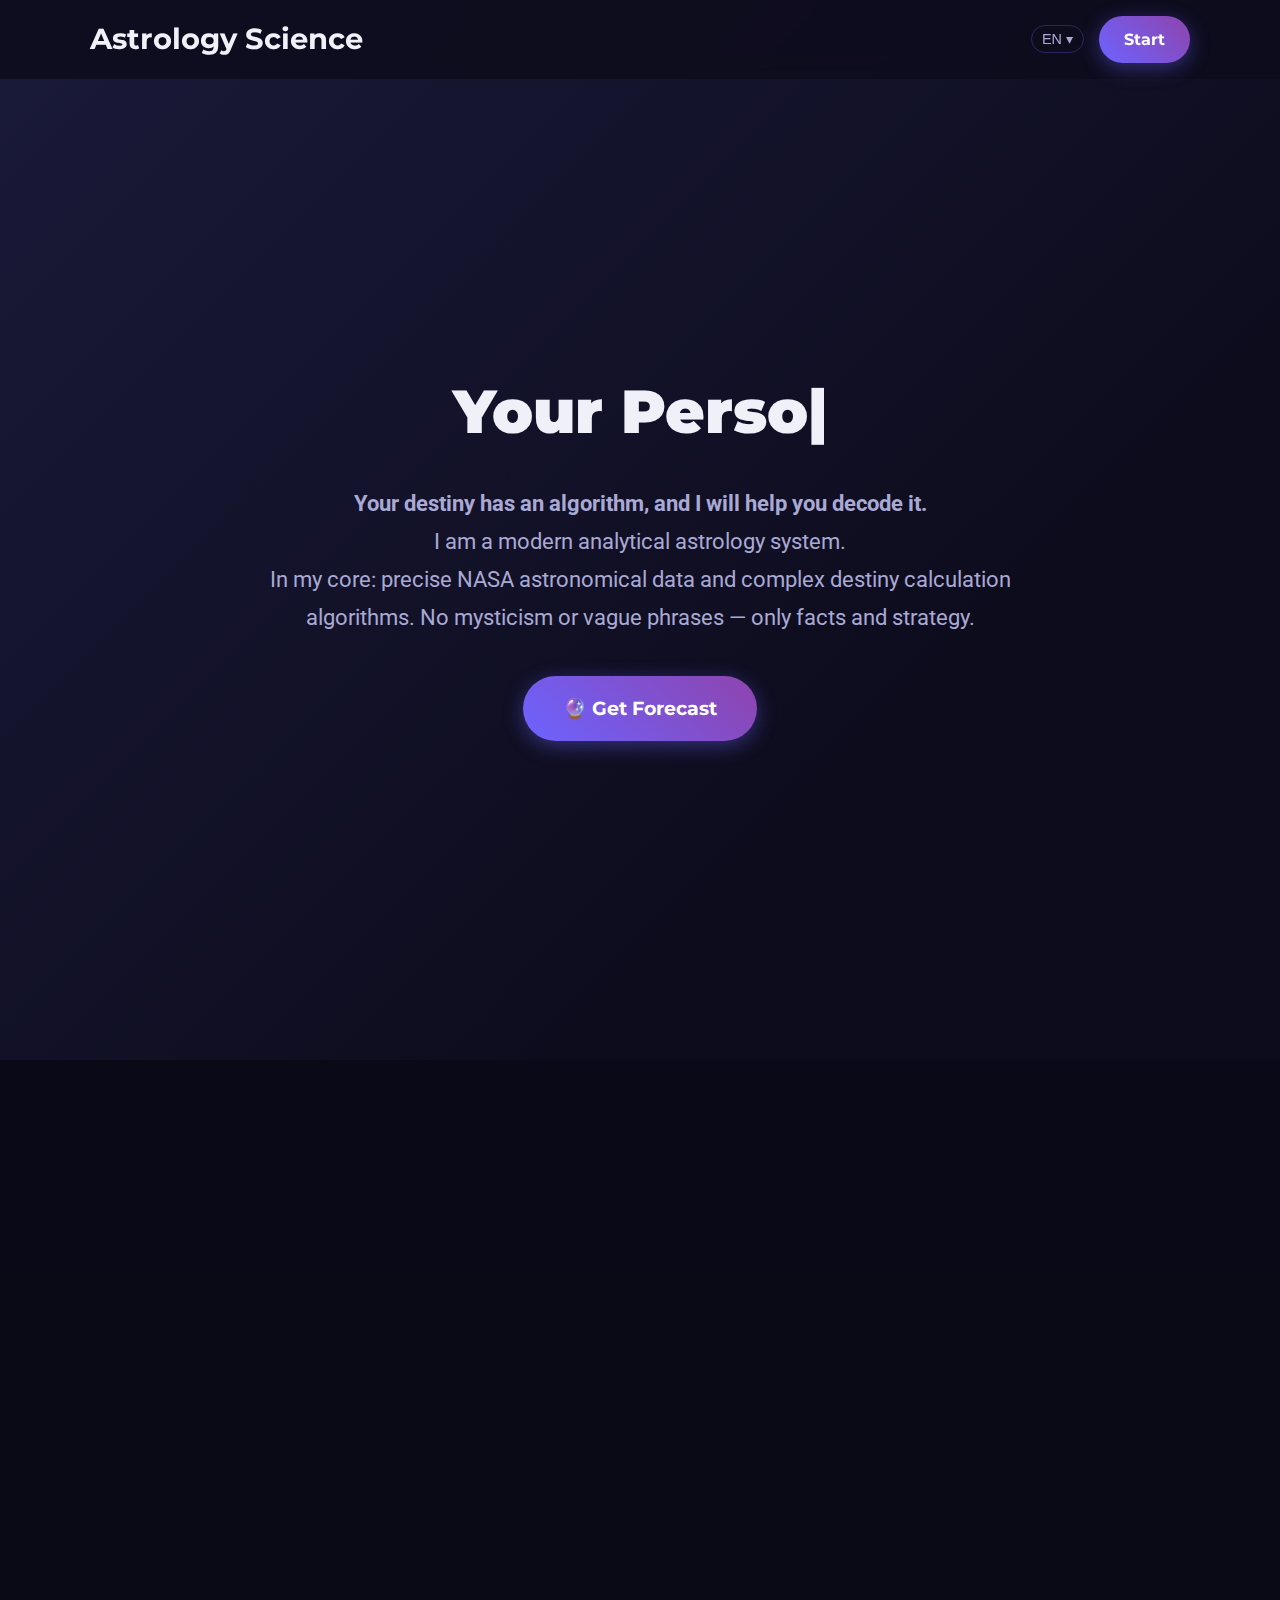
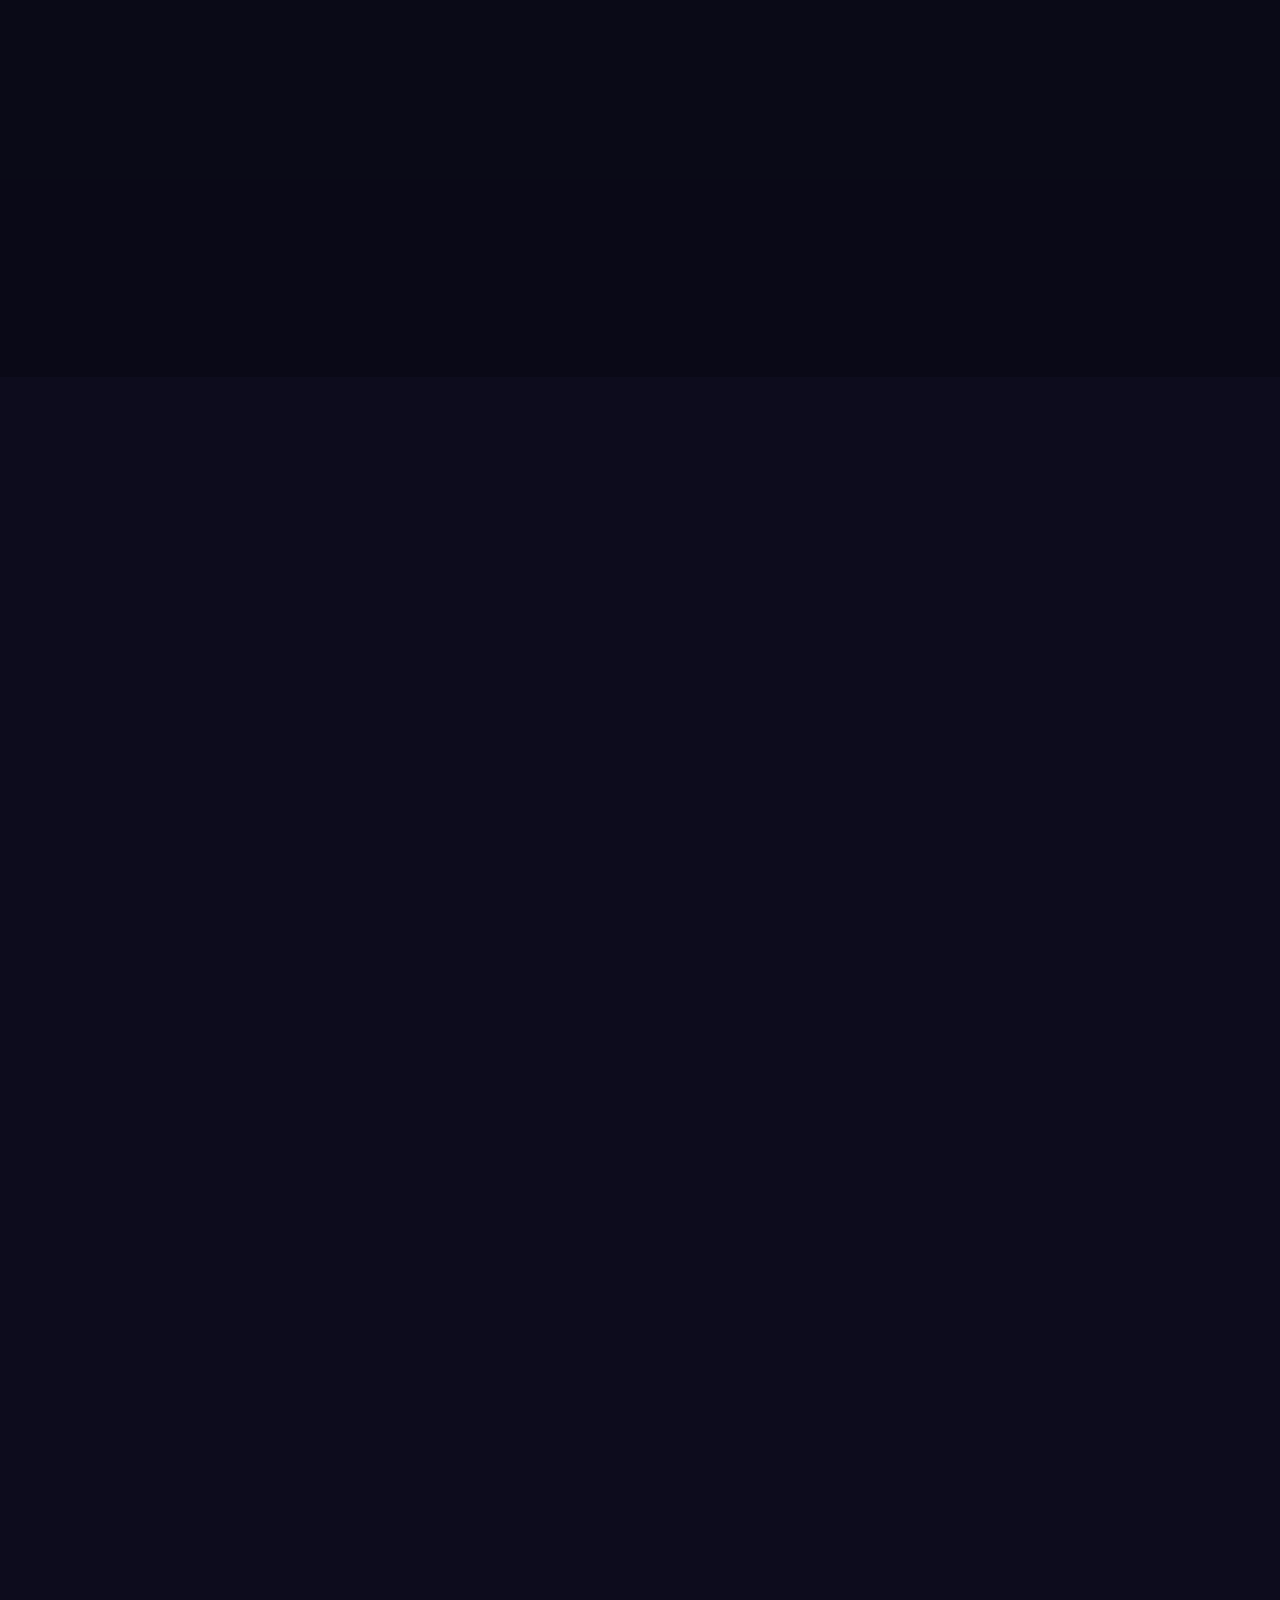
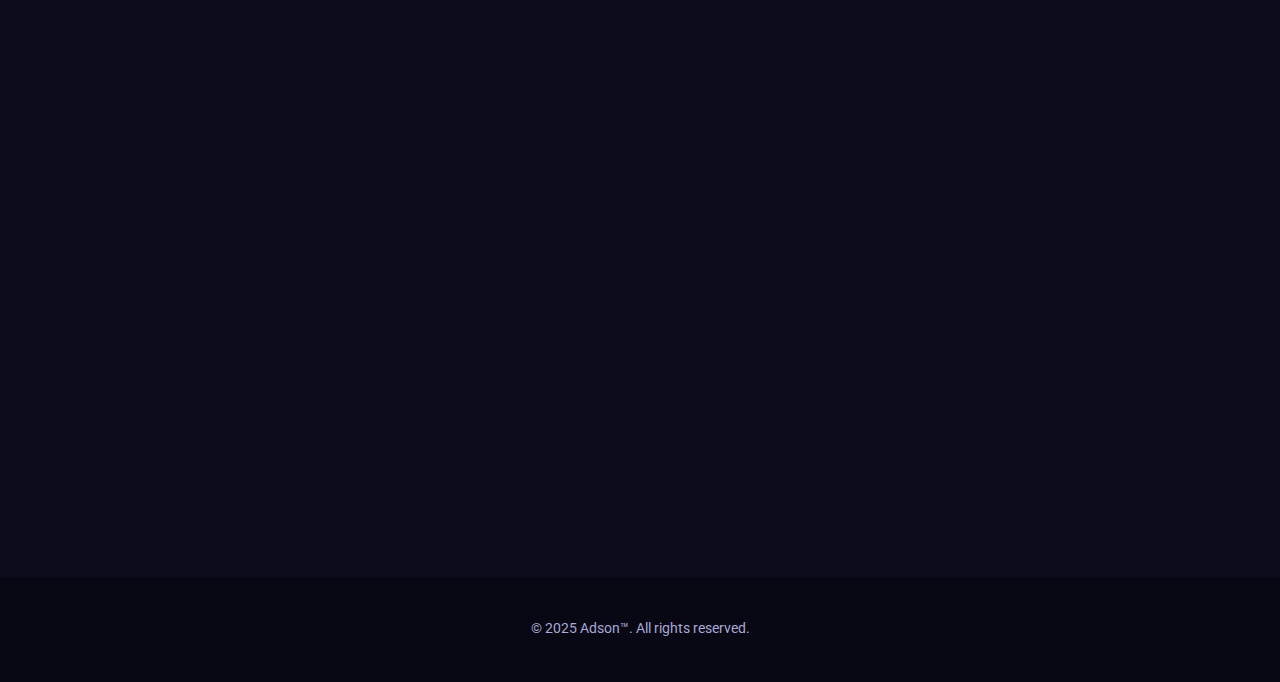
<file: index.html>
<!DOCTYPE html>
<html lang="en">
<head>
    <meta http-equiv="Content-Type" content="text/html; charset=UTF-8">
    <script async="" src="https://www.googletagmanager.com/gtag/js?id=G-WWLP95M48S"></script>
    <script>
      window.dataLayer = window.dataLayer || [];
      function gtag(){dataLayer.push(arguments);}
      gtag('js', new Date());
      gtag('config', 'G-WWLP95M48S');
    </script>
    <script type="text/javascript">
        (function(m,e,t,r,i,k,a){
            m[i]=m[i]||function(){(m[i].a=m[i].a||[]).push(arguments)};
            m[i].l=1*new Date();
            for (var j = 0; j < document.scripts.length; j++) {if (document.scripts[j].src === r) { return; }}
            k=e.createElement(t),a=e.getElementsByTagName(t)[0],k.async=1,k.src=r,a.parentNode.insertBefore(k,a)
        })(window, document,'script','https://mc.yandex.ru/metrika/tag.js?id=104645689', 'ym');
        ym(104645689, 'init', {ssr:true, webvisor:true, clickmap:true, ecommerce:"dataLayer", accurateTrackBounce:true, trackLinks:true});
    </script>
    <noscript><div><img src="https://mc.yandex.ru/watch/104645689" style="position:absolute; left:-9999px;" alt="" /></div></noscript>
    
    <meta name="viewport" content="width=device-width, initial-scale=1.0">
    
    <title>AstrologyScienceBot — Astrology & Compatibility</title>
    
    <meta name="description" content="Your destiny has an algorithm. Detailed natal charts, synastry, and daily forecasts in Telegram.">
    <meta name="keywords" content="horoscope, telegram bot, astrology, natal chart, synastry, numerology, Astrology Science Bot">
    <meta name="author" content="Adson">
    <meta name="robots" content="index, follow">

    <meta property="og:title" content="Astrology Science">
    <meta property="og:description" content="Natal charts, Synastry, and daily forecasts inside Telegram.">
    <meta property="og:type" content="website">
    <meta property="og:url" content="https://astrologyscience.ru/">
    <meta property="og:image" content="https://astrologyscience.ru/preview.jpg"> 
    
    <link rel="icon" href="data:image/svg+xml,&lt;svg xmlns=%22http://www.w3.org/2000/svg%22 viewBox=%220 0 100 100%22&gt;&lt;text y=%22.9em%22 font-size=%2290%22&gt;%F0%9F%94%AE&lt;/text&gt;&lt;/svg&gt;">
    
    <link rel="preconnect" href="https://fonts.googleapis.com/">
    <link rel="preconnect" href="https://fonts.gstatic.com/" crossorigin="">
    <link href="https://fonts.googleapis.com/css2?family=Montserrat:wght@700;900&family=Roboto:wght@400;700&display=swap" rel="stylesheet">
    
    <style>
        :root {
            --primary-color: #f0f0f8;
            --secondary-color: #a9a9d4;
            --background-color: #0d0c1d;
            --button-bg: #6c63ff;
            --button-hover-bg: #574fde;
            --card-bg: rgba(26, 26, 58, 0.7);
            --card-border: rgba(108, 99, 255, 0.3);
        }

        html { scroll-behavior: smooth; }

        body {
            margin: 0;
            font-family: 'Roboto', sans-serif;
            background-color: var(--background-color);
            color: var(--primary-color);
            line-height: 1.7;
            -webkit-font-smoothing: antialiased;
            -moz-osx-font-smoothing: grayscale;
            overflow-x: hidden;
        }

        .container {
            max-width: 1100px;
            margin: 0 auto;
            padding: 0 20px;
        }

        section {
            padding: 80px 20px;
            text-align: center;
            position: relative;
        }
        
        section .container {
            opacity: 0;
            transform: translateY(30px);
            transition: opacity 0.6s ease-out, transform 0.6s ease-out;
        }
        section.visible .container {
            opacity: 1;
            transform: translateY(0);
        }

        h1, h2, h3 {
            font-family: 'Montserrat', sans-serif;
            font-weight: 700;
            color: var(--primary-color);
        }
        
        h1 {
            font-size: 3.8em;
            font-weight: 900;
            margin-bottom: 20px;
            display: inline-block;
            min-height: 1.2em; /* Prevent layout shift during typing */
        }

        h2 {
            font-size: 2.8em;
            margin-bottom: 40px;
            position: relative;
        }
        
        h2::after {
            content: '';
            display: block;
            width: 70px;
            height: 4px;
            background: var(--button-bg);
            margin: 20px auto 0;
            border-radius: 2px;
        }

        p {
            font-size: 1.1em;
            color: var(--secondary-color);
            max-width: 700px;
            margin: 0 auto 30px auto;
        }

        .cta-button {
            display: inline-block;
            background: linear-gradient(45deg, var(--button-bg), #8e44ad);
            color: #fff;
            padding: 16px 40px;
            text-decoration: none;
            border-radius: 50px;
            font-size: 1.2em;
            font-weight: 700;
            font-family: 'Montserrat', sans-serif;
            transition: all 0.3s ease;
            box-shadow: 0 5px 20px rgba(108, 99, 255, 0.4);
            border: none;
        }

        .cta-button:hover {
            transform: translateY(-5px);
            box-shadow: 0 8px 25px rgba(108, 99, 255, 0.6);
        }

        nav {
            position: fixed;
            top: 0;
            left: 0;
            width: 100%;
            padding: 15px 0;
            z-index: 1000;
            background: rgba(13, 12, 29, 0.9);
            backdrop-filter: blur(10px);
            transition: top 0.3s;
        }
        nav .container {
            display: flex;
            justify-content: space-between;
            align-items: center;
        }
        .nav-right {
            display: flex;
            align-items: center;
            gap: 15px;
        }
        .logo {
            font-family: 'Montserrat', sans-serif;
            font-weight: 700;
            font-size: 1.8em;
            color: var(--primary-color);
            text-decoration: none;
        }
        
        /* Language Switcher Styles */
        .lang-switcher {
            position: relative;
            display: inline-block;
        }
        .lang-btn {
            background: transparent;
            color: var(--secondary-color);
            border: 1px solid var(--card-border);
            padding: 5px 10px;
            border-radius: 20px;
            cursor: pointer;
            font-size: 0.9em;
            transition: all 0.3s;
        }
        .lang-btn:hover {
            color: white;
            border-color: var(--button-bg);
        }
        .lang-menu {
            display: none;
            position: absolute;
            top: 100%;
            right: 0;
            background-color: #1a1a3a;
            border: 1px solid var(--card-border);
            border-radius: 10px;
            overflow: hidden;
            margin-top: 5px;
            min-width: 120px;
        }
        .lang-switcher:hover .lang-menu {
            display: block;
        }
        .lang-option {
            display: block;
            width: 100%;
            padding: 8px 15px;
            text-align: left;
            background: none;
            border: none;
            color: var(--secondary-color);
            cursor: pointer;
            font-size: 0.9em;
        }
        .lang-option:hover {
            background-color: var(--button-bg);
            color: white;
        }

        nav .cta-button {
            padding: 10px 25px;
            font-size: 1em;
        }

        #hero {
            display: flex;
            flex-direction: column;
            justify-content: center;
            align-items: center;
            min-height: 100vh;
            background: url('https://www.transparenttextures.com/patterns/stardust.png'), linear-gradient(135deg, #1a1a3a, #0d0c1d 70%);
            padding-top: 80px;
            text-align: center;
        }
        
        #hero .subtitle {
            font-size: 1.4em;
            margin-bottom: 40px;
            max-width: 800px; 
        }
        
        .typing-effect::after {
            content: '|';
            animation: blink 0.7s infinite;
        }
        @keyframes blink {
            50% { opacity: 0; }
        }

        .features-grid {
            display: grid;
            grid-template-columns: repeat(auto-fit, minmax(250px, 1fr));
            gap: 30px;
            margin-top: 50px;
        }

        .feature-card {
            background: var(--card-bg);
            padding: 40px 30px;
            border-radius: 15px;
            transition: transform 0.3s ease, box-shadow 0.3s ease;
            border: 1px solid var(--card-border);
            backdrop-filter: blur(5px);
        }

        .feature-card:hover {
            transform: translateY(-10px) scale(1.03);
            box-shadow: 0 10px 30px rgba(0,0,0,0.3);
            border-color: var(--button-bg);
        }

        .feature-card .icon {
            font-size: 3em;
            margin-bottom: 20px;
            color: var(--button-bg);
        }

        .feature-card h3 {
            font-size: 1.5em;
            margin-bottom: 15px;
        }
        
        .feature-card p {
            font-size: 1em;
            margin-bottom: 0;
        }
        

        #ai-feature {
            background: rgba(0,0,0,0.2);
        }
        .ai-container {
            display: flex;
            align-items: center;
            gap: 50px;
            text-align: left;
            background: var(--card-bg);
            padding: 50px;
            border-radius: 15px;
            border: 1px solid var(--card-border);
        }
        .ai-icon {
            font-size: 8em;
            color: var(--button-bg);
            flex-shrink: 0;
            animation: pulse 2.5s infinite;
        }
        @keyframes pulse {
            0% { transform: scale(1); opacity: 0.8; }
            50% { transform: scale(1.05); opacity: 1; }
            100% { transform: scale(1); opacity: 0.8; }
        }
        .ai-text h3 {
            font-size: 1.8em;
            margin-top: 0;
            margin-bottom: 15px;
        }
        .ai-text p {
            max-width: none;
            margin-bottom: 20px;
        }
        .ai-text ul {
            list-style: none;
            padding-left: 0;
            margin-top: 20px;
        }
        .ai-text li {
            position: relative;
            padding-left: 30px;
            margin-bottom: 15px;
            font-size: 1.05em;
            color: var(--secondary-color);
            line-height: 1.6;
        }
        .ai-text li::before {
            content: '✓';
            position: absolute;
            left: 0;
            top: 0;
            color: var(--button-bg);
            font-weight: bold;
        }

        .zodiac-grid {
            display: flex;
            flex-wrap: wrap;
            justify-content: center;
            gap: 15px;
            margin-top: 40px;
        }

        .zodiac-link {
            text-decoration: none;
            flex-grow: 0;
            flex-shrink: 0;
            flex-basis: calc(16.666% - 15px * 5 / 6);
        }

        .zodiac-sign {
            font-size: 1.1em;
            background-color: var(--card-bg);
            padding: 15px 10px;
            border-radius: 50px;
            border: 1px solid var(--card-border);
            transition: all 0.3s ease;
            cursor: pointer;
            color: var(--primary-color);
            display: flex;
            align-items: center;
            justify-content: center;
            width: 100%;
            box-sizing: border-box;
            white-space: nowrap;
        }
        .zodiac-sign:hover {
             background-color: var(--button-bg);
             transform: scale(1.1);
             box-shadow: 0 0 15px var(--button-bg);
        }
        
        footer {
            padding: 40px 20px;
            background-color: #080714;
        }
        
        footer .container {
            display: flex;
            justify-content: center;
            align-items: center;
        }

        footer p {
            margin: 0;
            font-size: 0.9em;
            color: var(--secondary-color);
        }
        
        @media (max-width: 1024px) {
            .zodiac-link {
                flex-basis: calc(25% - 15px * 3 / 4);
            }
        }

        @media (max-width: 768px) {
            h1 { font-size: 2.8em; }
            h2 { font-size: 2.2em; }
            
            .logo { 
                font-size: 1.2em;
                font-weight: 700;
            }
            nav .cta-button {
                padding: 8px 18px;
                font-size: 0.9em;
                display: none; /* Hide top CTA on small mobile to save space */
            }
            .zodiac-link {
                flex-basis: calc(33.333% - 15px * 2 / 3);
            }
            .features-grid {
                grid-template-columns: repeat(auto-fit, minmax(200px, 1fr));
            }
            .cta-button {
                padding: 14px 30px;
                font-size: 1.1em;
            }
            section {
                padding: 60px 15px;
            }

            .ai-container {
                flex-direction: column;
                text-align: center;
                padding: 30px 20px;
            }
            .ai-icon {
                font-size: 6em;
                margin-bottom: 10px;
            }
            .ai-text h3 {
                font-size: 1.5em;
            }
            .ai-text li {
                text-align: left;
            }
        }

        @media (max-width: 480px) {
            h1 { font-size: 2.2em; }
            h2 { font-size: 1.8em; }
            p { font-size: 1em; }
            .subtitle { font-size: 1.2em; }
            .feature-card {
                padding: 30px 20px;
            }
            .feature-card h3 { font-size: 1.3em; }
            .feature-card p { font-size: 0.9em; }
            .zodiac-grid {
                gap: 10px;
            }
            .zodiac-link {
                flex-basis: calc(50% - 10px / 2);
            }
            .zodiac-sign {
                font-size: 1em;
                padding: 12px 8px;
            }
            .cta-button {
                padding: 12px 25px;
                font-size: 1em;
            }
            nav .container {
                padding: 0 15px;
            }
            section {
                padding: 50px 10px;
            }
        }
    </style>

</head>
<body>
    <nav id="navbar">
        <div class="container">
            <a href="#hero" class="logo">Astrology Science</a>
            <div class="nav-right">
                <div class="lang-switcher">
                    <button class="lang-btn" id="current-lang">EN ▾</button>
                    <div class="lang-menu">
                        <button class="lang-option" onclick="changeLanguage('en')">English</button>
                        <button class="lang-option" onclick="changeLanguage('ru')">Русский</button>
                        <button class="lang-option" onclick="changeLanguage('de')">Deutsch</button>
                        <button class="lang-option" onclick="changeLanguage('es')">Español</button>
                        <button class="lang-option" onclick="changeLanguage('fr')">Français</button>
                    </div>
                </div>
                <a href="https://t.me/AstrologyScienceBot" target="_blank" class="cta-button" data-i18n="nav_start">Start</a>
            </div>
        </div>
    </nav>

    <main>
        <section id="hero" class="visible">
            <div class="container">
                <h1><span class="typing-effect" style="--after-content: none;"></span></h1>
                
                <p class="subtitle">
                    <strong data-i18n="hero_subtitle_bold">Your destiny has an algorithm, and I will help you decode it.</strong><br>
                    <span data-i18n="hero_desc_1">I am a modern analytical astrology system.</span><br>
                    <span data-i18n="hero_desc_2">In my core: precise NASA astronomical data and complex destiny calculation algorithms. No mysticism or vague phrases — only facts and strategy.</span>
                </p>
                
                <a href="https://t.me/AstrologyScienceBot" target="_blank" class="cta-button" data-i18n="hero_cta">🔮 Get Forecast</a>
            </div>
        </section>
      
        <section id="ai-feature">
            <div class="container">
                <h2 data-i18n="ai_title">Unlock your potential with precise calculations</h2>
                <div class="ai-container">
                    <div class="ai-icon">🌟</div>
                    <div class="ai-text">
                        <h3 data-i18n="ai_subtitle">Professional Tools</h3>
                        <ul>
                            <li data-i18n="ai_li_1"><strong>📊 Astro-Portrait:</strong> Deep analysis of your character, strengths, and karmic tasks.</li>
                            <li data-i18n="ai_li_2"><strong>📅 Transits (Daily Forecast):</strong> Personal horoscope based on real planet movements relative to your chart.</li>
                            <li data-i18n="ai_li_3"><strong>❤️ Compatibility (Synastry):</strong> Discover relationship prospects with a partner (love, business, conflicts).</li>
                            <li data-i18n="ai_li_4"><strong>☀️ Solar (Yearly Forecast):</strong> Your personal strategy for the year from birthday to birthday.</li>
                            <li data-i18n="ai_li_5"><strong>🧠 Syutsai (Numerology):</strong> Find out your Consciousness Number and Mission Number for financial growth.</li>
                            <li data-i18n="ai_li_6"><strong>💬 Ask Astrologer:</strong> Ask any question and get a concrete answer based on your chart.</li>
                        </ul>
                    </div>
                </div>
            </div>
        </section>
        <section id="zodiac">
            <div class="container">
                <h2 data-i18n="zodiac_title">12 Signs — 12 Unique Paths</h2>
                <p data-i18n="zodiac_desc">Choose your sign for a general horoscope or launch the bot for a personal calculation.</p>
                <div class="zodiac-grid">
                    <a href="https://t.me/AstrologyScienceBot" target="_blank" class="zodiac-link"><div class="zodiac-sign" data-i18n="sign_aries">♈ Aries</div></a>
                    <a href="https://t.me/AstrologyScienceBot" target="_blank" class="zodiac-link"><div class="zodiac-sign" data-i18n="sign_taurus">♉ Taurus</div></a>
                    <a href="https://t.me/AstrologyScienceBot" target="_blank" class="zodiac-link"><div class="zodiac-sign" data-i18n="sign_gemini">♊ Gemini</div></a>
                    <a href="https://t.me/AstrologyScienceBot" target="_blank" class="zodiac-link"><div class="zodiac-sign" data-i18n="sign_cancer">♋ Cancer</div></a>
                    <a href="https://t.me/AstrologyScienceBot" target="_blank" class="zodiac-link"><div class="zodiac-sign" data-i18n="sign_leo">♌ Leo</div></a>
                    <a href="https://t.me/AstrologyScienceBot" target="_blank" class="zodiac-link"><div class="zodiac-sign" data-i18n="sign_virgo">♍ Virgo</div></a>
                    <a href="https://t.me/AstrologyScienceBot" target="_blank" class="zodiac-link"><div class="zodiac-sign" data-i18n="sign_libra">♎ Libra</div></a>
                    <a href="https://t.me/AstrologyScienceBot" target="_blank" class="zodiac-link"><div class="zodiac-sign" data-i18n="sign_scorpio">♏ Scorpio</div></a>
                    <a href="https://t.me/AstrologyScienceBot" target="_blank" class="zodiac-link"><div class="zodiac-sign" data-i18n="sign_sagittarius">♐ Sagittarius</div></a>
                    <a href="https://t.me/AstrologyScienceBot" target="_blank" class="zodiac-link"><div class="zodiac-sign" data-i18n="sign_capricorn">♑ Capricorn</div></a>
                    <a href="https://t.me/AstrologyScienceBot" target="_blank" class="zodiac-link"><div class="zodiac-sign" data-i18n="sign_aquarius">♒ Aquarius</div></a>
                    <a href="https://t.me/AstrologyScienceBot" target="_blank" class="zodiac-link"><div class="zodiac-sign" data-i18n="sign_pisces">♓ Pisces</div></a>
                </div>
            </div>
        </section>

        <section id="features">
            <div class="container">
                <h2 data-i18n="features_title">Everything you need in one place</h2>
                <div class="features-grid">
                     <div class="feature-card">
                        <div class="icon">🔮</div>
                        <h3 data-i18n="feat_1_title">General Horoscopes</h3>
                        <p data-i18n="feat_1_desc">Classic forecasts: daily, weekly, monthly, and yearly for all signs.</p>
                    </div>
                    <div class="feature-card">
                        <div class="icon">🌍</div>
                        <h3 data-i18n="feat_2_title">5 Languages</h3>
                        <p data-i18n="feat_2_desc">The bot speaks English, German, Spanish, French, and Russian fluently.</p>
                    </div>
                    <!-- <div class="feature-card">
                        <div class="icon">🎁</div>
                        <h3 data-i18n="feat_3_title">Free PRO</h3>
                        <p data-i18n="feat_3_desc">Invite friends via the referral program and get Premium subscription days for free.</p>
                    </div> -->
                    <div class="feature-card">
                        <div class="icon">📲</div>
                        <h3 data-i18n="feat_4_title">Telegram Convenience</h3>
                        <p data-i18n="feat_4_desc">No websites or ads. Daily notifications come directly to your messenger.</p>
                    </div>
                </div>
            </div>
        </section>
        
        <section id="final-cta">
            <div class="container">
                <h2 data-i18n="final_title">Ready to find out what the stars have prepared?</h2>
                <p data-i18n="final_desc">Your personal astrologer and daily guide to the stars is waiting for you. Launch the bot right now.</p>
                <a href="https://t.me/AstrologyScienceBot" target="_blank" class="cta-button" data-i18n="final_cta">✨ Calculate Personal Forecast</a>
            </div>
        </section>
    </main>
    
    <footer>
        <div class="container">
            <p>© 2025 Adson™. <span data-i18n="rights">All rights reserved.</span></p>
        </div>
    </footer>

    <script>
    
    // --- Translations Database ---
    const translations = {
        en: {
            meta_title: "AstrologyScienceBot — Astrology & Compatibility",
            meta_desc: "Your destiny has an algorithm. Detailed natal charts, synastry, and daily forecasts in Telegram.",
            nav_start: "Start",
            typing_text: "Your Personal Astrologer",
            hero_subtitle_bold: "Your destiny has an algorithm, and I will help you decode it.",
            hero_desc_1: "I am a modern analytical astrology system.",
            hero_desc_2: "In my core: precise NASA astronomical data and complex destiny calculation algorithms. No mysticism or vague phrases — only facts and strategy.",
            hero_cta: "🔮 Get Forecast",
            ai_title: "Unlock your potential with precise calculations",
            ai_subtitle: "Professional Tools",
            ai_li_1: "<strong>📊 Astro-Portrait:</strong> Deep analysis of your character, strengths, and karmic tasks.",
            ai_li_2: "<strong>📅 Transits (Daily Forecast):</strong> Personal horoscope based on real planet movements relative to your chart.",
            ai_li_3: "<strong>❤️ Compatibility (Synastry):</strong> Discover relationship prospects with a partner (love, business, conflicts).",
            ai_li_4: "<strong>☀️ Solar (Yearly Forecast):</strong> Your personal strategy for the year from birthday to birthday.",
            ai_li_5: "<strong>🧠 Syutsai (Numerology):</strong> Find out your Consciousness Number and Mission Number for financial growth.",
            ai_li_6: "<strong>💬 Ask Astrologer:</strong> Ask any question and get a concrete answer based on your chart.",
            zodiac_title: "12 Signs — 12 Unique Paths",
            zodiac_desc: "Choose your sign for a general horoscope or launch the bot for a personal calculation.",
            sign_aries: "♈ Aries", sign_taurus: "♉ Taurus", sign_gemini: "♊ Gemini", sign_cancer: "♋ Cancer",
            sign_leo: "♌ Leo", sign_virgo: "♍ Virgo", sign_libra: "♎ Libra", sign_scorpio: "♏ Scorpio",
            sign_sagittarius: "♐ Sagittarius", sign_capricorn: "♑ Capricorn", sign_aquarius: "♒ Aquarius", sign_pisces: "♓ Pisces",
            features_title: "Everything you need in one place",
            feat_1_title: "General Horoscopes",
            feat_1_desc: "Classic forecasts: daily, weekly, monthly, and yearly for all signs.",
            feat_2_title: "5 Languages",
            feat_2_desc: "The bot speaks English, German, Spanish, French, and Russian fluently.",
            // feat_3_title: "Free PRO",
            // feat_3_desc: "Invite friends via the referral program and get Premium subscription days for free.",
            feat_4_title: "Telegram Convenience",
            feat_4_desc: "No websites or ads. Daily notifications come directly to your messenger.",
            final_title: "Ready to find out what the stars have prepared?",
            final_desc: "Your personal astrologer and daily guide to the stars is waiting for you. Launch the bot right now.",
            final_cta: "✨ Calculate Personal Forecast",
            rights: "All rights reserved."
        },
        ru: {
            meta_title: "AstrologyScienceBot — Астрология и Совместимость",
            meta_desc: "У вашей судьбы есть алгоритм. Натальная карта, синастрия и прогнозы в Telegram.",
            nav_start: "Запустить",
            typing_text: "Ваш персональный астролог",
            hero_subtitle_bold: "У вашей судьбы есть алгоритм и я помогу его расшифровать.",
            hero_desc_1: "Я — современная система аналитической астрологии.",
            hero_desc_2: "В моем ядре: точные астрономические данные NASA и сложные алгоритмы расчета судьбы. Никакой мистики и размытых фраз — только факты и стратегия.",
            hero_cta: "🔮 Получить прогноз",
            ai_title: "Раскройте свой потенциал с помощью точных расчетов",
            ai_subtitle: "Профессиональные инструменты",
            ai_li_1: "<strong>📊 Астро-портрет:</strong> Глубокий анализ вашего характера, сильных сторон и кармических задач.",
            ai_li_2: "<strong>📅 Транзиты (Прогноз на день):</strong> Персональный гороскоп, основанный на реальном движении планет относительно вашей карты.",
            ai_li_3: "<strong>❤️ Совместимость (Синастрия):</strong> Узнайте перспективы отношений с партнером (любовь, бизнес, конфликты).",
            ai_li_4: "<strong>☀️ Соляр (Прогноз на год):</strong> Ваша личная стратегия на год от дня рождения до дня рождения.",
            ai_li_5: "<strong>🧠 Сюцай (Нумерология):</strong> Узнайте ваше Число Сознания и Число Миссии для финансового роста.",
            ai_li_6: "<strong>💬 Вопрос Астрологу:</strong> Задайте любой вопрос и получите конкретный ответ на основе вашей карты.",
            zodiac_title: "12 знаков — 12 уникальных путей",
            zodiac_desc: "Выберите свой знак для получения общего гороскопа или запустите бота для персонального расчета.",
            sign_aries: "♈ Овен", sign_taurus: "♉ Телец", sign_gemini: "♊ Близнецы", sign_cancer: "♋ Рак",
            sign_leo: "♌ Лев", sign_virgo: "♍ Дева", sign_libra: "♎ Весы", sign_scorpio: "♏ Скорпион",
            sign_sagittarius: "♐ Стрелец", sign_capricorn: "♑ Козерог", sign_aquarius: "♒ Водолей", sign_pisces: "♓ Рыбы",
            features_title: "Всё, что нужно, в одном месте",
            feat_1_title: "Общие гороскопы",
            feat_1_desc: "Классические прогнозы: ежедневные, еженедельные, ежемесячные и годовые для всех знаков.",
            feat_2_title: "5 Языков",
            feat_2_desc: "Бот свободно говорит на Русском, English, Deutsch, Español и Français.",
            // feat_3_title: "Бесплатный PRO",
            // feat_3_desc: "Приглашайте друзей через реферальную программу и получайте дни Premium-подписки бесплатно.",
            feat_4_title: "Удобство Telegram",
            feat_4_desc: "Никаких сайтов и рекламы. Ежедневные уведомления приходят прямо в ваш мессенджер.",
            final_title: "Готовы узнать, что приготовили для вас звёзды?",
            final_desc: "Ваш личный астролог и ежедневный путеводитель по звёздам уже ждёт вас. Запустите бота прямо сейчас.",
            final_cta: "✨ Рассчитать персональный прогноз",
            rights: "Все права защищены."
        },
        de: {
            meta_title: "AstrologyScienceBot — KI-Astrologie & Kompatibilität",
            meta_desc: "Ihr Schicksal hat einen Algorithmus. Geburtshoroskope und tägliche Prognosen im Telegram.",
            nav_start: "Starten",
            typing_text: "Ihr persönlicher Astrologe",
            hero_subtitle_bold: "Ihr Schicksal hat einen Algorithmus, und ich werde Ihnen helfen, ihn zu entschlüsseln.",
            hero_desc_1: "Ich bin ein modernes System der analytischen Astrologie.",
            hero_desc_2: "In meinem Kern: präzise NASA-Astronomiedaten und komplexe Schicksalsberechnungsalgorithmen. Keine Mystik oder vage Phrasen – nur Fakten und Strategie.",
            hero_cta: "🔮 Prognose erhalten",
            ai_title: "Entfalten Sie Ihr Potenzial durch präzise Berechnungen",
            ai_subtitle: "Professionelle Werkzeuge",
            ai_li_1: "<strong>📊 Astro-Porträt:</strong> Tiefe Analyse Ihres Charakters, Ihrer Stärken und karmischen Aufgaben.",
            ai_li_2: "<strong>📅 Transite (Tagesprognose):</strong> Persönliches Horoskop basierend auf echten Planetenbewegungen.",
            ai_li_3: "<strong>❤️ Kompatibilität (Synastrie):</strong> Beziehungsperspektiven mit einem Partner (Liebe, Geschäft, Konflikte).",
            ai_li_4: "<strong>☀️ Solar (Jahresprognose):</strong> Ihre persönliche Strategie für das Jahr.",
            ai_li_5: "<strong>🧠 Syutsai (Numerologie):</strong> Finden Sie Ihre Bewusstseinszahl und Missionszahl.",
            ai_li_6: "<strong>💬 Frage an Astrologen:</strong> Stellen Sie eine Frage und erhalten Sie eine konkrete Antwort.",
            zodiac_title: "12 Zeichen — 12 einzigartige Wege",
            zodiac_desc: "Wählen Sie Ihr Zeichen oder starten Sie den Bot für eine persönliche Berechnung.",
            sign_aries: "♈ Widder", sign_taurus: "♉ Stier", sign_gemini: "♊ Zwillinge", sign_cancer: "♋ Krebs",
            sign_leo: "♌ Löwe", sign_virgo: "♍ Jungfrau", sign_libra: "♎ Waage", sign_scorpio: "♏ Skorpion",
            sign_sagittarius: "♐ Schütze", sign_capricorn: "♑ Steinbock", sign_aquarius: "♒ Wassermann", sign_pisces: "♓ Fische",
            features_title: "Alles, was Sie brauchen, an einem Ort",
            feat_1_title: "Allgemeine Horoskope",
            feat_1_desc: "Klassische Prognosen: täglich, wöchentlich, monatlich und jährlich.",
            feat_2_title: "5 Sprachen",
            feat_2_desc: "Der Bot spricht fließend Englisch, Deutsch, Spanisch, Französisch und Russisch.",
            // feat_3_title: "Kostenloses PRO",
            // feat_3_desc: "Laden Sie Freunde ein und erhalten Sie Premium-Tage kostenlos.",
            feat_4_title: "Telegram-Komfort",
            feat_4_desc: "Keine Webseiten oder Werbung. Tägliche Benachrichtigungen direkt in Ihren Messenger.",
            final_title: "Bereit zu erfahren, was die Sterne vorbereitet haben?",
            final_desc: "Ihr persönlicher Astrologe wartet auf Sie. Starten Sie den Bot jetzt.",
            final_cta: "✨ Persönliche Prognose berechnen",
            rights: "Alle Rechte vorbehalten."
        },
        es: {
            meta_title: "AstrologyScienceBot — Astrología IA y Compatibilidad",
            meta_desc: "Tu destino tiene un algoritmo. Carta natal, sinastría y pronósticos diarios en Telegram.",
            nav_start: "Iniciar",
            typing_text: "Tu Astrólogo Personal",
            hero_subtitle_bold: "Tu destino tiene un algoritmo y te ayudaré a descifrarlo.",
            hero_desc_1: "Soy un sistema moderno de astrología analítica.",
            hero_desc_2: "En mi núcleo: datos astronómicos precisos de la NASA y algoritmos complejos. Sin misticismo ni frases vagas — solo hechos y estrategia.",
            hero_cta: "🔮 Obtener Pronóstico",
            ai_title: "Desbloquea tu potencial con cálculos precisos",
            ai_subtitle: "Herramientas Profesionales",
            ai_li_1: "<strong>📊 Astro-Retrato:</strong> Análisis profundo de tu carácter, fortalezas y tareas kármicas.",
            ai_li_2: "<strong>📅 Tránsitos (Pronóstico Diario):</strong> Horóscopo personal basado en movimientos reales de los planetas.",
            ai_li_3: "<strong>❤️ Compatibilidad (Sinastría):</strong> Perspectivas de relación con tu pareja (amor, negocios, conflictos).",
            ai_li_4: "<strong>☀️ Revolución Solar:</strong> Tu estrategia personal para el año.",
            ai_li_5: "<strong>🧠 Syutsai (Numerología):</strong> Descubre tu Número de Conciencia y Misión.",
            ai_li_6: "<strong>💬 Pregunta al Astrólogo:</strong> Haz cualquier pregunta y obtén una respuesta concreta.",
            zodiac_title: "12 Signos — 12 Caminos Únicos",
            zodiac_desc: "Elige tu signo o inicia el bot para un cálculo personal.",
            sign_aries: "♈ Aries", sign_taurus: "♉ Tauro", sign_gemini: "♊ Géminis", sign_cancer: "♋ Cáncer",
            sign_leo: "♌ Leo", sign_virgo: "♍ Virgo", sign_libra: "♎ Libra", sign_scorpio: "♏ Escorpio",
            sign_sagittarius: "♐ Sagitario", sign_capricorn: "♑ Capricornio", sign_aquarius: "♒ Acuario", sign_pisces: "♓ Piscis",
            features_title: "Todo lo que necesitas en un solo lugar",
            feat_1_title: "Horóscopos Generales",
            feat_1_desc: "Pronósticos clásicos: diarios, semanales, mensuales y anuales.",
            feat_2_title: "5 Idiomas",
            feat_2_desc: "El bot habla inglés, alemán, español, francés y ruso con fluidez.",
            // feat_3_title: "PRO Gratis",
            // feat_3_desc: "Invita amigos y obtén días de suscripción Premium gratis.",
            feat_4_title: "Comodidad de Telegram",
            feat_4_desc: "Sin sitios web ni anuncios. Notificaciones diarias directamente a tu mensajero.",
            final_title: "¿Listo para saber qué te deparan las estrellas?",
            final_desc: "Tu astrólogo personal te espera. Inicia el bot ahora mismo.",
            final_cta: "✨ Calcular Pronóstico Personal",
            rights: "Todos los derechos reservados."
        },
        fr: {
            meta_title: "AstrologyScienceBot — Astrologie IA & Compatibilité",
            meta_desc: "Votre destin a un algorithme. Thème astral, synastrie et prévisions quotidiennes sur Telegram.",
            nav_start: "Démarrer",
            typing_text: "Votre Astrologue Personnel",
            hero_subtitle_bold: "Votre destin a un algorithme et je vais vous aider à le décoder.",
            hero_desc_1: "Je suis un système moderne d'astrologie analytique.",
            hero_desc_2: "En mon cœur : des données astronomiques précises de la NASA et des algorithmes complexes. Pas de mysticisme — seulement des faits et une stratégie.",
            hero_cta: "🔮 Obtenir Prévision",
            ai_title: "Libérez votre potentiel grâce à des calculs précis",
            ai_subtitle: "Outils Professionnels",
            ai_li_1: "<strong>📊 Astro-Portrait :</strong> Analyse approfondie de votre caractère et de vos tâches karmiques.",
            ai_li_2: "<strong>📅 Transits (Prévision Quotidienne) :</strong> Horoscope personnel basé sur les mouvements réels des planètes.",
            ai_li_3: "<strong>❤️ Compatibilité (Synastrie) :</strong> Perspectives relationnelles avec un partenaire.",
            ai_li_4: "<strong>☀️ Révolution Solaire :</strong> Votre stratégie personnelle pour l'année.",
            ai_li_5: "<strong>🧠 Syutsai (Numérologie) :</strong> Découvrez votre Nombre de Conscience et de Mission.",
            ai_li_6: "<strong>💬 Question à l'Astrologue :</strong> Posez n'importe quelle question et obtenez une réponse concrète.",
            zodiac_title: "12 Signes — 12 Chemins Uniques",
            zodiac_desc: "Choisissez votre signe ou lancez le bot pour un calcul personnel.",
            sign_aries: "♈ Bélier", sign_taurus: "♉ Taureau", sign_gemini: "♊ Gémeaux", sign_cancer: "♋ Cancer",
            sign_leo: "♌ Lion", sign_virgo: "♍ Vierge", sign_libra: "♎ Balance", sign_scorpio: "♏ Scorpion",
            sign_sagittarius: "♐ Sagittaire", sign_capricorn: "♑ Capricorne", sign_aquarius: "♒ Verseau", sign_pisces: "♓ Poissons",
            features_title: "Tout ce dont vous avez besoin au même endroit",
            feat_1_title: "Horoscopes Généraux",
            feat_1_desc: "Prévisions classiques : quotidiennes, hebdomadaires, mensuelles et annuelles.",
            feat_2_title: "5 Langues",
            feat_2_desc: "Le bot parle couramment anglais, allemand, espagnol, français et russe.",
            // feat_3_title: "PRO Gratuit",
            // feat_3_desc: "Invitez des amis et obtenez des jours d'abonnement Premium gratuitement.",
            feat_4_title: "Confort de Telegram",
            feat_4_desc: "Pas de sites web ni de publicité. Notifications quotidiennes directement dans votre messagerie.",
            final_title: "Prêt à découvrir ce que les étoiles vous réservent ?",
            final_desc: "Votre astrologue personnel vous attend. Lancez le bot dès maintenant.",
            final_cta: "✨ Calculer Prévision Personnelle",
            rights: "Tous droits réservés."
        }
    };

    let typingTimeout;
    
    // --- Main Functions ---

    function updateContent(lang) {
        const t = translations[lang];
        
        // Update Title & Meta
        document.title = t.meta_title;
        document.querySelector('meta[name="description"]').setAttribute("content", t.meta_desc);
        
        // Update all elements with data-i18n attribute
        document.querySelectorAll('[data-i18n]').forEach(el => {
            const key = el.getAttribute('data-i18n');
            if (t[key]) {
                el.innerHTML = t[key];
            }
        });

        // Update Language Switcher Button Text
        const langLabels = {en: 'EN ▾', ru: 'RU ▾', de: 'DE ▾', es: 'ES ▾', fr: 'FR ▾'};
        document.getElementById('current-lang').innerText = langLabels[lang];

        // Restart Typing Effect
        restartTypingEffect(t.typing_text);
    }

    function restartTypingEffect(text) {
        const typingElement = document.querySelector('.typing-effect');
        if (!typingElement) return;

        // Clear existing
        clearTimeout(typingTimeout);
        typingElement.textContent = '';
        typingElement.style.setProperty('--after-content', '""'); // Ensure cursor blinks
        
        let index = 0;
        function type() {
            if (index < text.length) {
                typingElement.textContent += text.charAt(index);
                index++;
                typingTimeout = setTimeout(type, 80);
            } else {
                typingElement.style.setProperty('--after-content', 'none'); 
            }
        }
        type();
    }

    function changeLanguage(lang) {
        updateContent(lang);
        localStorage.setItem('userLang', lang); // Save preference
    }

    function detectAndSetLanguage() {
        // 1. Check LocalStorage
        const savedLang = localStorage.getItem('userLang');
        if (savedLang && translations[savedLang]) {
            changeLanguage(savedLang);
            return;
        }

        // 2. Check Browser Language
        const browserLang = navigator.language || navigator.userLanguage; 
        const shortLang = browserLang.substring(0, 2).toLowerCase();

        if (translations[shortLang]) {
            changeLanguage(shortLang);
        } else {
            changeLanguage('en'); // Default fallback
        }
    }

    document.addEventListener('DOMContentLoaded', function() {
        // Initialize Language
        detectAndSetLanguage();

        // Scroll Observer (existing code)
        const sections = document.querySelectorAll('section');
        const observer = new IntersectionObserver(entries => {
            entries.forEach(entry => {
                if (entry.isIntersecting) {
                    entry.target.classList.add('visible');
                }
            });
        }, { threshold: 0.1 });
        sections.forEach(section => observer.observe(section));

        // Navbar Scroll Effect (existing code)
        let lastScrollTop = 0;
        const navbar = document.getElementById('navbar');
        if (navbar) {
            window.addEventListener('scroll', function() {
                let scrollTop = window.pageYOffset || document.documentElement.scrollTop;
                if (scrollTop > lastScrollTop && scrollTop > navbar.offsetHeight) {
                    navbar.style.top = '-80px';
                } else {
                    navbar.style.top = '0';
                }
                lastScrollTop = scrollTop;
            });
        }
    });
    </script>
</body>
</html>
</file>
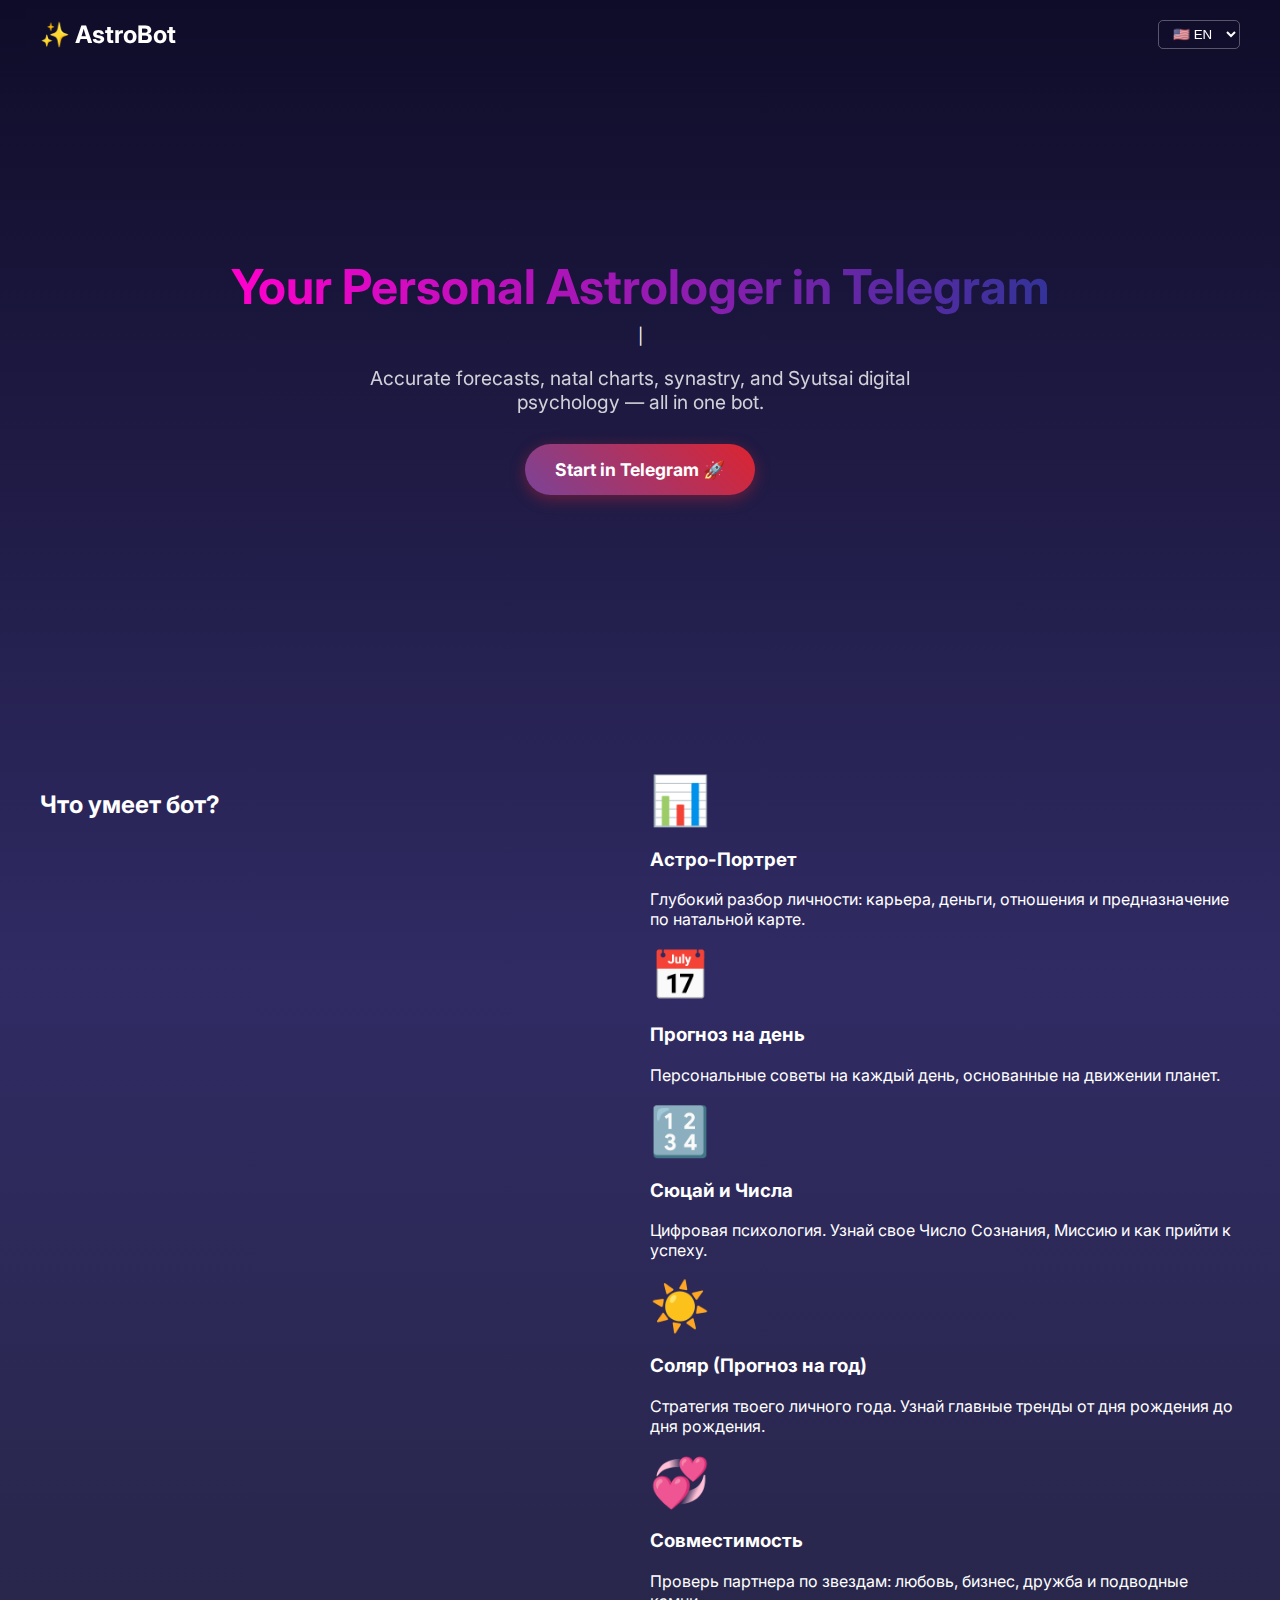
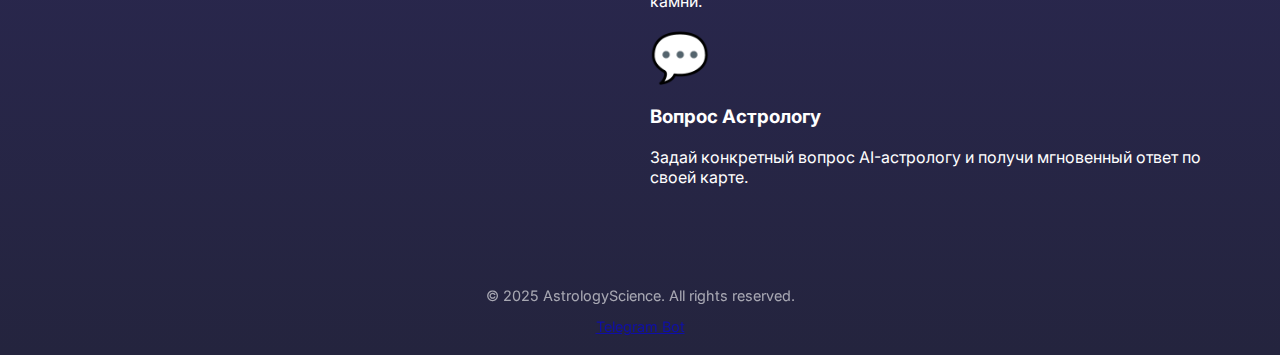
<file: docs/index.html>
<!DOCTYPE html>
<html lang="ru">
<head>
    <meta charset="UTF-8">
    <meta name="viewport" content="width=device-width, initial-scale=1.0">
    <title>AstroBot - AI Astrologer</title>
    <meta name="description" content="Персональный гороскоп, Соляр, Сюцай и Совместимость в Telegram. Точные расчеты и AI-интерпретация.">
    
    <link rel="preconnect" href="https://fonts.googleapis.com">
    <link rel="preconnect" href="https://fonts.gstatic.com" crossorigin>
    <link href="https://fonts.googleapis.com/css2?family=Inter:wght@300;400;600;700&display=swap" rel="stylesheet">
    
    <link rel="stylesheet" href="style.css">

    <script async src="https://www.googletagmanager.com/gtag/js?id=G-WWLP95M48S"></script>
    <script>
      window.dataLayer = window.dataLayer || [];
      function gtag(){dataLayer.push(arguments);}
      gtag('js', new Date());
      gtag('config', 'G-WWLP95M48S');
    </script>
    <script type="text/javascript">
        (function(m,e,t,r,i,k,a){
            m[i]=m[i]||function(){(m[i].a=m[i].a||[]).push(arguments)};
            m[i].l=1*new Date();
            for (var j = 0; j < document.scripts.length; j++) {if (document.scripts[j].src === r) { return; }}
            k=e.createElement(t),a=e.getElementsByTagName(t)[0],k.async=1,k.src=r,a.parentNode.insertBefore(k,a)
        })(window, document,'script','https://mc.yandex.ru/metrika/tag.js?id=104645689', 'ym');
        ym(104645689, 'init', {ssr:true, webvisor:true, clickmap:true, ecommerce:"dataLayer", accurateTrackBounce:true, trackLinks:true});
    </script>
</head>
<body>
    <noscript><div><img src="https://mc.yandex.ru/watch/104645689" style="position:absolute; left:-9999px;" alt="" /></div></noscript>

    <div class="stars"></div>
    <div class="twinkling"></div>

    <header id="navbar">
        <div class="logo">✨ AstroBot</div>
        <div class="lang-switch">
            <select id="language-selector">
                <option value="ru">🇷🇺 RU</option>
                <option value="en">🇺🇸 EN</option>
                <option value="de">🇩🇪 DE</option>
                <option value="es">🇪🇸 ES</option>
                <option value="fr">🇫🇷 FR</option>
            </select>
        </div>
    </header>

    <section class="hero">
        <div class="content">
            <h1 data-i18n="hero_title">Твой персональный Астролог</h1>
            
            <div class="typing-container">
                <span class="typing-text"></span><span class="cursor">|</span>
            </div>

            <p class="subtitle" data-i18n="hero_subtitle">
                Астрология, Сюцай, Соляр и Совместимость в одном Telegram-боте.
            </p>
            
            <a href="https://t.me/Astrologyscience_bot" class="cta-button" target="_blank">
                <span data-i18n="btn_start">Запустить в Telegram</span> 🚀
            </a>
        </div>
    </section>

    <section class="features">
        <h2 data-i18n="features_title">Что умеет бот?</h2>
        
        <div class="grid">
            <div class="card">
                <div class="icon">📊</div>
                <h3 data-i18n="feat_natal_title">Астро-Портрет</h3>
                <p data-i18n="feat_natal_desc">Глубокий разбор личности: карьера, деньги, отношения и предназначение по натальной карте.</p>
            </div>

            <div class="card">
                <div class="icon">📅</div>
                <h3 data-i18n="feat_daily_title">Прогноз на день</h3>
                <p data-i18n="feat_daily_desc">Персональные советы на каждый день, основанные на движении планет.</p>
            </div>

            <div class="card">
                <div class="icon">🔢</div>
                <h3 data-i18n="feat_numerology_title">Сюцай и Числа</h3>
                <p data-i18n="feat_numerology_desc">Цифровая психология. Узнай свое Число Сознания, Миссию и как прийти к успеху.</p>
            </div>

            <div class="card">
                <div class="icon">☀️</div>
                <h3 data-i18n="feat_solar_title">Соляр (Прогноз на год)</h3>
                <p data-i18n="feat_solar_desc">Стратегия твоего личного года. Узнай главные тренды от дня рождения до дня рождения.</p>
            </div>

            <div class="card">
                <div class="icon">💞</div>
                <h3 data-i18n="feat_compat_title">Совместимость</h3>
                <p data-i18n="feat_compat_desc">Проверь партнера по звездам: любовь, бизнес, дружба и подводные камни.</p>
            </div>

            <div class="card">
                <div class="icon">💬</div>
                <h3 data-i18n="feat_ask_title">Вопрос Астрологу</h3>
                <p data-i18n="feat_ask_desc">Задай конкретный вопрос AI-астрологу и получи мгновенный ответ по своей карте.</p>
            </div>
        </div>
    </section>

    <footer>
        <p>© 2025 AstrologyScience. <span data-i18n="footer_rights">Все права защищены.</span></p>
        <div class="socials">
            <a href="https://t.me/Astrologyscience_bot" target="_blank">Telegram Bot</a>
        </div>
    </footer>

    <script src="script.js"></script>
</body>
</html>
</file>
<file: docs/style.css>
:root {
    --bg-color: #0f0c29;
    --text-color: #ffffff;
    --accent-color: #7b4397; /* Фиолетовый градиент */
    --accent-secondary: #dc2430;
    --card-bg: rgba(255, 255, 255, 0.05);
}

body {
    margin: 0;
    font-family: 'Inter', sans-serif;
    background: linear-gradient(to bottom, #0f0c29, #302b63, #24243e);
    color: var(--text-color);
    min-height: 100vh;
}

/* Header */
header {
    display: flex;
    justify-content: space-between;
    align-items: center;
    padding: 20px 40px;
    backdrop-filter: blur(10px);
    position: fixed;
    width: 100%;
    box-sizing: border-box;
    top: 0;
    z-index: 100;
}

.logo {
    font-size: 1.5rem;
    font-weight: bold;
}

select {
    background: transparent;
    color: white;
    border: 1px solid rgba(255,255,255,0.3);
    padding: 5px 10px;
    border-radius: 5px;
    cursor: pointer;
}
select option {
    background: #302b63;
}

/* Hero Section */
.hero {
    height: 80vh;
    display: flex;
    align-items: center;
    justify-content: center;
    text-align: center;
    padding: 0 20px;
}

.hero h1 {
    font-size: 3rem;
    margin-bottom: 10px;
    background: linear-gradient(to right, #ff00cc, #333399);
    -webkit-background-clip: text;
    -webkit-text-fill-color: transparent;
}

.hero p {
    font-size: 1.2rem;
    opacity: 0.8;
    margin-bottom: 30px;
    max-width: 600px;
    margin-left: auto;
    margin-right: auto;
}

.cta-button {
    display: inline-block;
    padding: 15px 30px;
    background: linear-gradient(45deg, var(--accent-color), var(--accent-secondary));
    color: white;
    text-decoration: none;
    border-radius: 50px;
    font-weight: bold;
    font-size: 1.1rem;
    transition: transform 0.2s;
    box-shadow: 0 4px 15px rgba(220, 36, 48, 0.4);
}

.cta-button:hover {
    transform: scale(1.05);
}

/* Features */
.features {
    display: grid;
    grid-template-columns: repeat(auto-fit, minmax(250px, 1fr));
    gap: 20px;
    padding: 50px 40px;
    max-width: 1200px;
    margin: 0 auto;
}

.feature-card {
    background: var(--card-bg);
    padding: 30px;
    border-radius: 15px;
    text-align: center;
    border: 1px solid rgba(255,255,255,0.1);
    transition: background 0.3s;
}

.feature-card:hover {
    background: rgba(255, 255, 255, 0.1);
}

.icon {
    font-size: 3rem;
    margin-bottom: 15px;
}

footer {
    text-align: center;
    padding: 20px;
    opacity: 0.6;
    font-size: 0.9rem;
}

/* Mobile */
@media (max-width: 768px) {
    .hero h1 { font-size: 2rem; }
    header { padding: 15px 20px; }
    .features { padding: 20px; }
}
</file>
